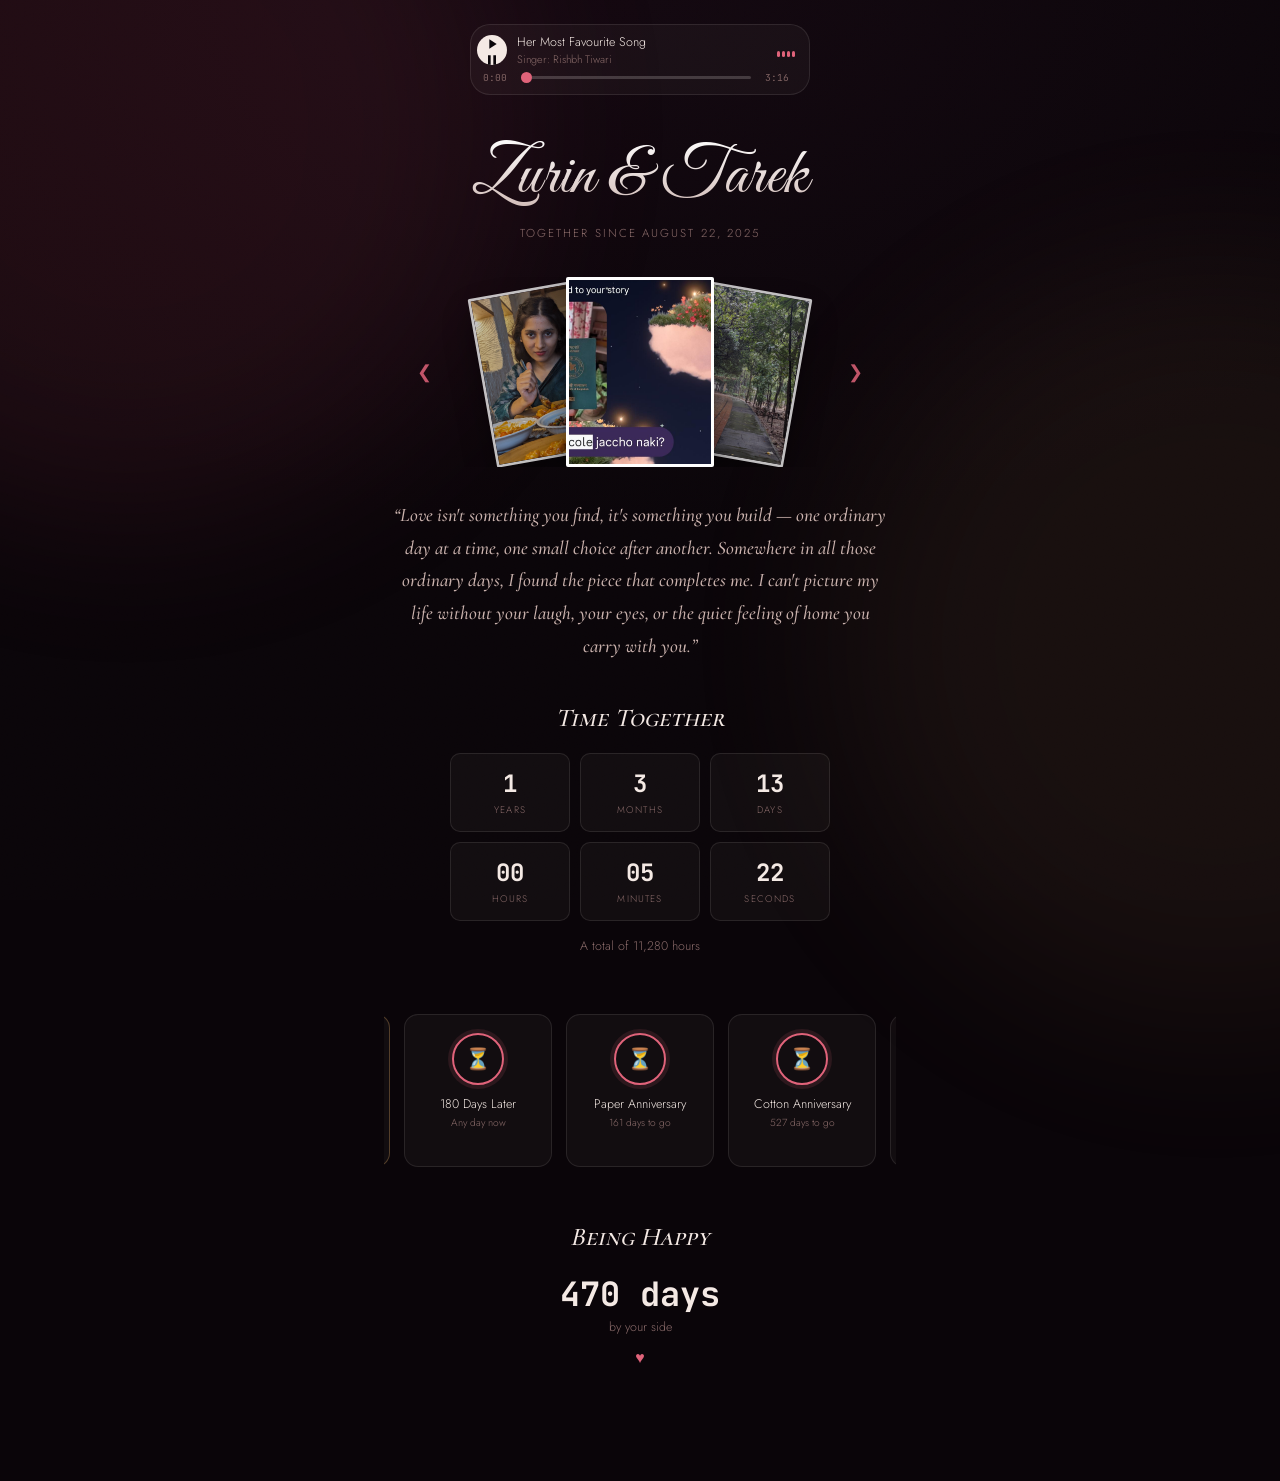
<file: index.html>
<!DOCTYPE html>
<html lang="en">
<head>
<meta charset="UTF-8">
<meta name="viewport" content="width=device-width, initial-scale=1.0">
<title>Zurin & Tarek - Our Story</title>
<meta name="description" content="A digital keepsake of our journey, from day one to right now">
<link rel="icon" href="data:,">
<link rel="preconnect" href="https://fonts.googleapis.com">
<link href="https://fonts.googleapis.com/css2?family=Cormorant+SC:wght@500;600&family=Cormorant:ital,wght@0,400;0,500;1,500;1,600&family=Jost:wght@300;400;500;600&family=JetBrains+Mono:wght@500;700&family=Great+Vibes&display=swap" rel="stylesheet">
<link rel="stylesheet" href="style.css">
</head>
<body>

<div class="grain"></div>
<div class="glow glow--a"></div>
<div class="glow glow--b"></div>

<!-- ============================================================= -->
<!-- ALL YOUR CONTENT LIVES IN config.js — edit that file, not this -->
<!-- ============================================================= -->

<main class="page">

  <!-- Music player -->
  <section class="player" id="player" hidden>
    <div class="player__row">
      <button class="player__toggle" id="playerToggle" aria-label="Play song">
        <svg id="iconPlay" viewBox="0 0 24 24" fill="currentColor" width="16" height="16"><path d="M8 5v14l11-7z"/></svg>
        <svg id="iconPause" viewBox="0 0 24 24" fill="currentColor" width="16" height="16" hidden><path d="M6 5h4v14H6zM14 5h4v14h-4z"/></svg>
      </button>
      <div class="player__meta">
        <div class="player__title" id="playerTitle">Song title</div>
        <div class="player__artist" id="playerArtist">Artist</div>
      </div>
      <div class="player__bars" aria-hidden="true"><span></span><span></span><span></span><span></span></div>
    </div>
    <div class="player__seekRow">
      <span class="player__time" id="playerCurrent">0:00</span>
      <input class="player__seek" id="playerSeek" type="range" min="0" max="100" value="0" step="0.1" aria-label="Seek">
      <span class="player__time" id="playerDuration">0:00</span>
    </div>
    <audio id="playerAudio" loop muted preload="metadata"></audio>
  </section>

  <!-- Hero -->
  <section class="hero">
    <h1 class="hero__names" id="names">Name &amp; Name</h1>
    <p class="hero__date" id="startDateLabel">Month Day, Year</p>
  </section>

  <!-- Photo fan -->
  <section class="fan" id="fan">
    <button class="fan__nav fan__nav--prev" id="fanPrev" aria-label="Previous photo">&#10094;</button>
    <div class="fan__stage" id="fanStage"></div>
    <button class="fan__nav fan__nav--next" id="fanNext" aria-label="Next photo">&#10095;</button>
  </section>

  <!-- Lightbox: opens when the centered photo is clicked -->
  <div class="lightbox" id="lightbox" hidden>
    <button class="lightbox__close" id="lightboxClose" aria-label="Close photo">&times;</button>
    <figure class="lightbox__figure">
      <img id="lightboxImg" alt="" />
      <figcaption id="lightboxCaption"></figcaption>
    </figure>
  </div>

  <!-- Quote -->
  <section class="quote">
    <p id="quoteText">&ldquo;Quote goes here.&rdquo;</p>
  </section>

  <!-- Time together -->
  <section class="timer">
    <h2 class="script-heading">Time Together</h2>
    <div class="timer__grid" id="timerGrid">
      <div class="timer__cell"><span class="timer__num" id="tYears">0</span><span class="timer__label">Years</span></div>
      <div class="timer__cell"><span class="timer__num" id="tMonths">0</span><span class="timer__label">Months</span></div>
      <div class="timer__cell"><span class="timer__num" id="tDays">0</span><span class="timer__label">Days</span></div>
      <div class="timer__cell"><span class="timer__num" id="tHours">0</span><span class="timer__label">Hours</span></div>
      <div class="timer__cell"><span class="timer__num" id="tMinutes">0</span><span class="timer__label">Minutes</span></div>
      <div class="timer__cell"><span class="timer__num" id="tSeconds">0</span><span class="timer__label">Seconds</span></div>
    </div>
    <p class="timer__total" id="totalHours">A total of 0 hours</p>
  </section>

  <!-- Today's note — only shows when cfg.notes has an entry matching
       today's date (see config.js). Empty on every other day. -->
  <section class="today" id="todaySection" hidden>
    <div class="today__list" id="todayList"></div>
  </section>

  <!-- Milestones (fully custom — see cfg.milestones in config.js) -->
  <section class="milestones">
    <div class="milestones__track" id="milestonesTrack"></div>
  </section>

  <!-- Happiness counter -->
  <section class="happy">
    <h2 class="script-heading" id="happyHeading">Being Happy</h2>
    <p class="happy__days" id="happyDays">0 days</p>
    <p class="happy__sub">by your side</p>
    <span class="happy__heart">&#9829;</span>
  </section>

  

</main>

<script src="config.js"></script>
<script src="script.js"></script>
</body>
</html>
</file>
<file: style.css>
/* =====================================================================
   Design tokens
   Palette: ember plum background, muted rose accent, warm gold for
   milestones, soft parchment text. Not the default "clean SaaS" look —
   built to feel like a kept keepsake, slightly imperfect and warm.
   ===================================================================== */
:root{
  --bg:            #0a0509;
  --bg-2:          #130810;
  --ink:           #f4e9e4;
  --ink-dim:       #cbb3ae;
  --ink-faint:     #8a6b6a;
  --rose:          #e0637a;
  --rose-deep:     #b13f57;
  --gold:          #cf9a5c;
  --line:          rgba(244, 233, 228, 0.10);
  --card:          rgba(244, 233, 228, 0.035);

  --display: "Cormorant SC", "Cormorant", serif;
  --script:  "Cormorant", serif;
  --cursive: "Great Vibes", cursive;
  --body:    "Jost", sans-serif;
  --mono:    "JetBrains Mono", monospace;
}

*{ box-sizing: border-box; }
html{ scroll-behavior: smooth; }
body.no-scroll{ overflow: hidden; }

body{
  margin:0;
  background: radial-gradient(ellipse 120% 60% at 50% 0%, var(--bg-2), var(--bg) 60%);
  color: var(--ink);
  font-family: var(--body);
  font-weight: 300;
  -webkit-font-smoothing: antialiased;
  overflow-x: hidden;
}

@media (prefers-reduced-motion: reduce){
  *{ animation-duration: 0.001ms !important; animation-iteration-count: 1 !important; transition-duration: 0.001ms !important; }
}

:focus-visible{
  outline: 2px solid var(--rose);
  outline-offset: 3px;
}

/* ---------- Ambient texture ---------- */
.grain{
  position: fixed; inset: 0; pointer-events: none; z-index: 1;
  opacity: 0.05; mix-blend-mode: overlay;
  background-image: url("data:image/svg+xml,%3Csvg xmlns='http://www.w3.org/2000/svg' width='120' height='120'%3E%3Cfilter id='n'%3E%3CfeTurbulence type='fractalNoise' baseFrequency='0.9' numOctaves='2' stitchTiles='stitch'/%3E%3C/filter%3E%3Crect width='100%25' height='100%25' filter='url(%23n)'/%3E%3C/svg%3E");
}
.glow{
  position: fixed; z-index: 0; pointer-events:none;
  width: 60vmax; height: 60vmax; border-radius: 50%;
  filter: blur(90px); opacity: 0.12;
}
.glow--a{ top: -20vmax; left: -20vmax; background: var(--rose-deep); }
.glow--b{ bottom: -10vmax; right: -25vmax; background: var(--gold); opacity: 0.07; }

.page{ position: relative; z-index: 2; max-width: 560px; margin: 0 auto; padding: 20px 24px 64px; }

/* ---------- Player ---------- */
.player{
  background: var(--card); border: 1px solid var(--line);
  border-radius: 20px; padding: 8px 14px 10px 6px; margin: 4px auto 28px;
  max-width: 340px;
}
.player__row{
  display:flex; align-items:center; gap: 10px;
}
.player__toggle{
  width: 30px; height: 30px; border-radius: 50%; border: none;
  background: var(--ink); color: var(--bg);
  display:grid; place-items:center; cursor:pointer; flex: none;
}
.player__meta{ flex:1; min-width:0; }
.player__title{ font-size: 0.78rem; color: var(--ink); white-space:nowrap; overflow:hidden; text-overflow: ellipsis; }
.player__artist{ font-size: 0.68rem; color: var(--ink-faint); }
.player__bars{ display:flex; align-items:flex-end; gap:2px; height:14px; }
.player__bars span{
  width: 3px; background: var(--rose); border-radius: 2px;
  animation: bar 1s ease-in-out infinite;
  height: 40%;
}
.player__bars span:nth-child(2){ animation-delay: .15s; }
.player__bars span:nth-child(3){ animation-delay: .3s; }
.player__bars span:nth-child(4){ animation-delay: .45s; }
.player.is-playing .player__bars span{ animation-play-state: running; }
.player:not(.is-playing) .player__bars span{ animation-play-state: paused; height: 20%; }
@keyframes bar{ 0%,100%{ height: 20%; } 50%{ height: 100%; } }

.player__seekRow{
  display:flex; align-items:center; gap: 8px; margin-top: 4px; padding: 0 2px;
}
.player__time{
  font-family: var(--mono); font-size: 0.6rem; color: var(--ink-faint);
  flex: none; width: 32px; text-align:center;
}
.player__seek{
  -webkit-appearance: none; appearance: none; flex:1; height: 3px;
  background: var(--line); border-radius: 999px; cursor:pointer; outline:none;
}
.player__seek::-webkit-slider-thumb{
  -webkit-appearance: none; width: 11px; height: 11px; border-radius: 50%;
  background: var(--rose); border: none; margin-top: -4px;
}
.player__seek::-moz-range-thumb{
  width: 11px; height: 11px; border-radius: 50%; background: var(--rose); border: none;
}
.player__seek::-webkit-slider-runnable-track{ height: 3px; border-radius: 999px; background: var(--line); }
.player__seek::-moz-range-track{ height: 3px; border-radius: 999px; background: var(--line); }

.player.is-broken .player__title{ color: var(--ink-faint); }
.player.is-broken .player__toggle{ opacity: 0.4; cursor: not-allowed; }

/* ---------- Hero ---------- */
.hero{ text-align:center; padding: 12px 0 28px; }
.hero__names{
  font-family: var(--cursive);
  font-weight: 400;
  font-style: normal;
  font-size: clamp(2.6rem, 12vw, 4.2rem);
  letter-spacing: 0.01em;
  line-height: 1.25;
  margin: 0;
  background: linear-gradient(180deg, #fff, var(--ink-dim));
  -webkit-background-clip: text; background-clip: text; color: transparent;
}
.hero__date{
  margin: 6px 0 0; font-size: 0.72rem; letter-spacing: 0.18em;
  text-transform: uppercase; color: var(--ink-faint);
}

/* ---------- Photo fan ---------- */
.fan{ position: relative; display:flex; align-items:center; justify-content:center; padding: 8px 0 32px; overflow: hidden; }
.fan__stage{ position: relative; width: 100%; max-width: 400px; height: 190px; overflow: hidden; }
.fan__photo{
  position:absolute; top:0; left:50%;
  width: 148px; height: 190px; object-fit: cover;
  border: 3px solid #fff; border-radius: 2px;
  box-shadow: 0 18px 34px rgba(0,0,0,0.55);
  transition: transform .45s ease, opacity .45s ease, filter .45s ease;
}
.fan__nav{
  background: none; border: none; color: var(--rose); font-size: 1.1rem;
  cursor: pointer; padding: 8px; z-index: 3; opacity: 0.85;
}
.fan__nav:hover{ opacity: 1; }
.fan__photo--center{ cursor: zoom-in; }

/* ---------- Lightbox ---------- */
.lightbox{
  position: fixed; inset: 0; z-index: 50;
  background: rgba(10, 4, 7, 0.94);
  display:flex; align-items:center; justify-content:center;
  padding: 40px 20px;
  animation: lightboxIn .25s ease;
}
.lightbox[hidden]{ display:none; }
@keyframes lightboxIn{ from{ opacity:0; } to{ opacity:1; } }
.lightbox__close{
  position: absolute; top: 18px; right: 18px;
  width: 40px; height: 40px; border-radius: 50%;
  background: rgba(244,233,228,0.08); border: 1px solid var(--line);
  color: var(--ink); font-size: 1.4rem; line-height: 1;
  display:grid; place-items:center; cursor:pointer;
}
.lightbox__close:hover{ background: rgba(244,233,228,0.16); }
.lightbox__figure{
  margin:0; max-width: min(560px, 92vw); text-align:center;
  display:flex; flex-direction:column; align-items:center; gap: 16px;
}
.lightbox__figure img{
  max-width: 100%; max-height: 72vh; object-fit: contain;
  border: 4px solid #fff; border-radius: 2px;
  box-shadow: 0 30px 60px rgba(0,0,0,0.6);
  animation: lightboxZoom .3s ease;
}
@keyframes lightboxZoom{ from{ transform: scale(0.92); opacity: 0.4; } to{ transform: scale(1); opacity: 1; } }
.lightbox__figure figcaption{
  font-family: var(--script); font-style: italic; font-weight: 500;
  font-size: 1.05rem; line-height: 1.6; color: var(--ink-dim);
  max-width: 46ch;
}
.lightbox__figure figcaption:empty{ display:none; }

/* ---------- Quote ---------- */
.quote{ padding: 0 6px 40px; text-align:center; }
.quote p{
  font-family: var(--script); font-style: italic; font-weight: 500;
  font-size: clamp(1.05rem, 4vw, 1.2rem); line-height: 1.7;
  color: var(--ink-dim); margin:0;
}

/* ---------- Section headings ---------- */
.script-heading{
  font-family: var(--display); font-style: italic; font-weight: 500;
  font-size: 1.6rem; text-align:center; margin: 0 0 20px;
  color: var(--ink);
}

/* ---------- Timer ---------- */
.timer{ padding-bottom: 40px; }
.timer__grid{
  display:grid; grid-template-columns: repeat(3, 1fr); gap: 10px;
  max-width: 380px; margin: 0 auto;
}
.timer__cell{
  background: var(--card); border: 1px solid var(--line);
  border-radius: 10px; padding: 14px 4px; text-align:center;
}
.timer__num{
  display:block; font-family: var(--mono); font-weight: 700;
  font-size: 1.5rem; color: var(--ink); font-variant-numeric: tabular-nums;
}
.timer__label{
  display:block; font-size: 0.6rem; letter-spacing: 0.12em;
  text-transform: uppercase; color: var(--ink-faint); margin-top: 4px;
}
.timer__total{ text-align:center; font-size: 0.78rem; color: var(--ink-faint); margin-top: 16px; }

/* ---------- Today's note ---------- */
.today{ padding-bottom: 8px; }
.today__list{ display:flex; flex-direction:column; gap: 16px; margin-bottom: 32px; }
.today__card{
  background: var(--card); border: 1px solid rgba(207,154,92,0.3);
  border-radius: 16px; padding: 20px 20px 22px; text-align:center;
  box-shadow: 0 0 0 4px rgba(207,154,92,0.06);
}
.today__title{
  font-family: var(--display); font-style: italic; font-weight: 600;
  font-size: 1.35rem; color: var(--gold); margin: 0;
}
.today__date{
  font-size: 0.68rem; letter-spacing: 0.14em; text-transform: uppercase;
  color: var(--ink-faint); margin: 4px 0 16px;
}
.today__photo{
  width: 100%; max-width: 260px; border-radius: 10px; display:block;
  margin: 0 auto 16px; border: 3px solid #fff;
  box-shadow: 0 14px 28px rgba(0,0,0,0.5);
}
.today__message{
  font-family: var(--script); font-style: italic; font-weight: 500;
  font-size: 1rem; line-height: 1.7; color: var(--ink-dim); margin: 0;
  white-space: pre-line;
}

/* ---------- Milestones ---------- */
.milestones{ padding-bottom: 44px; }
.milestones__track{
  display:flex; gap: 14px; overflow-x: auto; padding: 6px 4px 10px;
  scroll-snap-type: x proximity;
}
.milestone{
  flex: none; scroll-snap-align: center;
  width: 148px; border-radius: 14px; padding: 18px 12px;
  text-align:center; border: 1px solid var(--line); background: var(--card);
}
.milestone--done{ border-color: rgba(207,154,92,0.35); }
.milestone__ring{
  width: 52px; height: 52px; margin: 0 auto 10px; border-radius: 50%;
  display:grid; place-items:center; font-size: 1.3rem;
  border: 2px solid var(--rose);
  box-shadow: 0 0 0 4px rgba(224,99,122,0.12);
}
.milestone--done .milestone__ring{ border-color: var(--gold); box-shadow: 0 0 0 4px rgba(207,154,92,0.14); }
.milestone__pill{
  display:inline-block; font-size: 0.68rem; font-weight: 500;
  padding: 2px 10px; border-radius: 999px; margin-bottom: 6px;
  background: var(--rose-deep); color: #fff;
}
.milestone--done .milestone__pill{ background: var(--gold); color: #241407; }
.milestone__name{ font-size: 0.78rem; color: var(--ink); }
.milestone__meta{ font-size: 0.64rem; color: var(--ink-faint); margin-top: 2px; }

/* ---------- Happy ---------- */
.happy{ text-align:center; padding-bottom: 48px; }
.happy__days{
  font-family: var(--mono); font-weight: 700; font-size: 2.1rem;
  color: var(--ink); margin: 0;
}
.happy__sub{ color: var(--ink-faint); font-size: 0.78rem; margin: 2px 0 10px; }
.happy__heart{ color: var(--rose); animation: pulse 1.8s ease-in-out infinite; display:inline-block; }
@keyframes pulse{ 0%,100%{ transform: scale(1); } 50%{ transform: scale(1.25); } }

/* ---------- Share ---------- */
.share{ text-align:center; }
.share__sub{ color: var(--ink-faint); font-size: 0.78rem; margin: 0 0 18px; }
.share__card{
  display:flex; align-items:center; gap: 14px; text-align:left;
  background: var(--card); border: 1px solid var(--line);
  border-radius: 14px; padding: 14px; max-width: 340px; margin: 0 auto 22px;
}
.share__card canvas{ border-radius: 6px; background:#fff; flex: none; }
.share__title{ font-size: 0.85rem; color: var(--ink); }
.share__desc{ font-size: 0.68rem; color: var(--ink-faint); margin: 2px 0 10px; }
.share__actions{ display:flex; gap: 8px; }

.btn{
  font-family: var(--body); border: none; cursor: pointer;
  border-radius: 999px; font-size: 0.75rem; padding: 8px 14px;
  background: var(--line); color: var(--ink);
  transition: transform .15s ease, background .15s ease;
}
.btn:hover{ transform: translateY(-1px); }
.btn--ghost{ background: transparent; border: 1px solid var(--line); }
.btn--icon{ width: 32px; height:32px; padding:0; display:grid; place-items:center; }
.btn--cta{
  background: linear-gradient(120deg, var(--rose), var(--rose-deep));
  color: #fff; font-weight: 500; padding: 12px 28px; font-size: 0.85rem;
  box-shadow: 0 10px 24px rgba(224,99,122,0.35);
}

@media (max-width: 380px){
  .fan__photo{ width: 128px; height: 166px; }
  .fan__stage{ height: 168px; }
}
</file>
